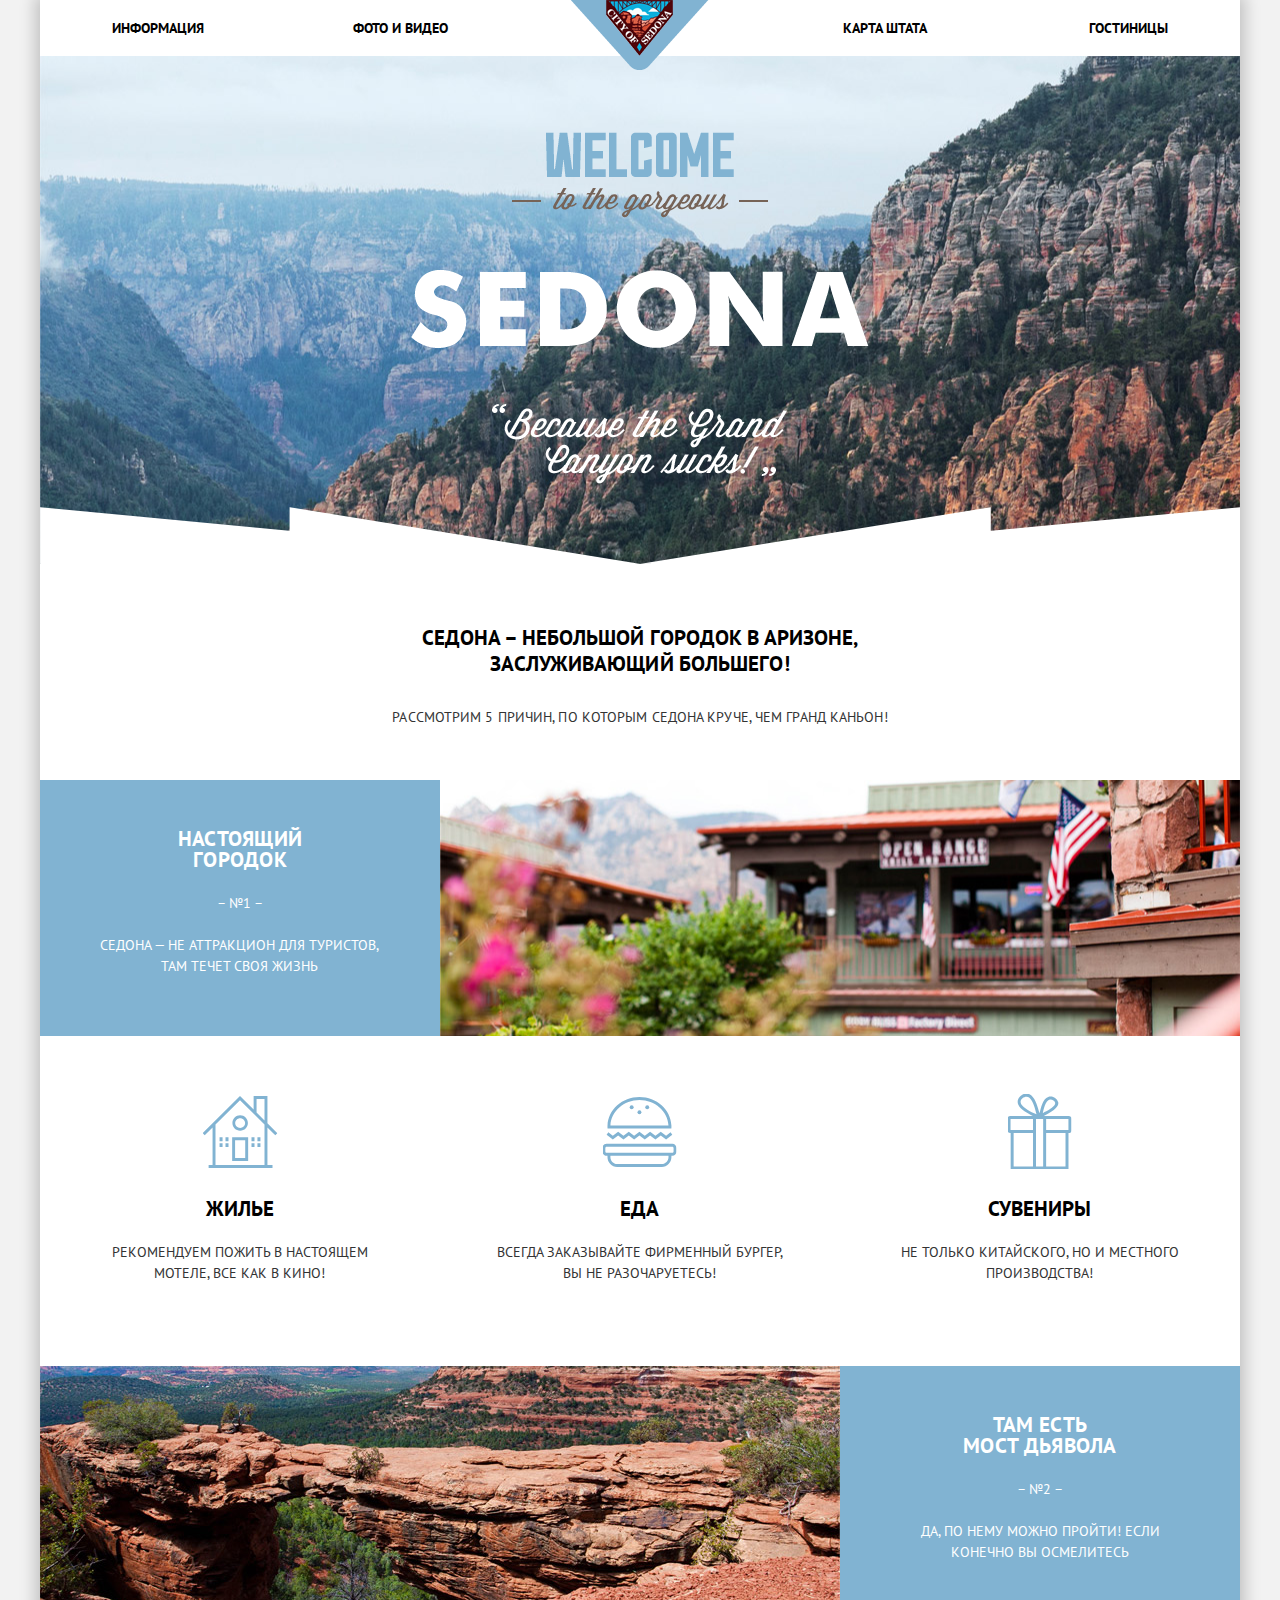
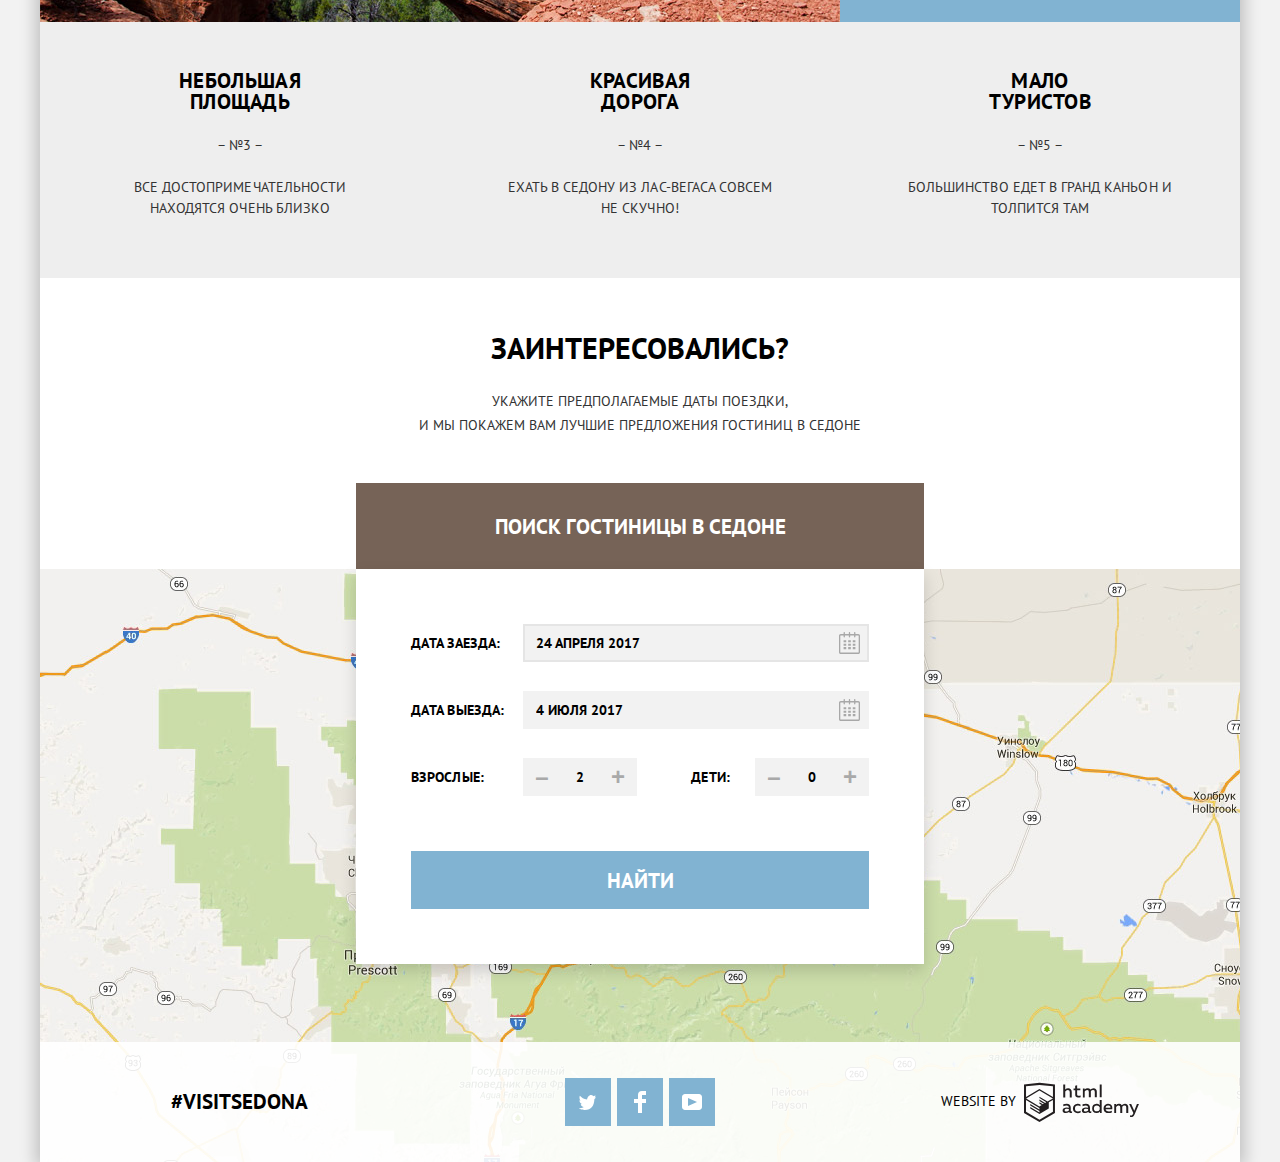
<file: index.html>
<!DOCTYPE html>
<html lang="ru">
<head>
	<title>Sedona</title>
	<meta charset="utf-8">
	<link href="https://fonts.googleapis.com/css?family=PT+Sans:400,700&amp;subset=cyrillic" rel="stylesheet">
	<link href="css/normalize.css" rel="stylesheet">
	<link href="css/style.css" rel="stylesheet">
</head>
<body class="container">
	<header class="main-header">
		<a class="header-logo">
			<img src="img/sedona-logo.png" width="138" height="70" alt="Логотип городка Sedona">
		</a>
		<nav class="main-nav" aria-label="Навигация по сайту">
			<ul class="site-nav">
				<li><a class="nav-link" href="#">Информация</a></li>
				<li><a class="nav-link" href="#">Фото и видео</a></li>
				<li><a class="nav-link" href="#">Карта штата</a></li>
				<li><a class="nav-link" href="hotels.html">Гостиницы</a></li>
			</ul>
		</nav>
	</header>
	
	<main>
		<h1 class="visually-hidden">Добро пожаловать в Седону</h1>
		<div class="welcome-logo">
			<img src="img/welcome-sedona.png" width="458" height="352" alt="Welcome to the gorgeus Sedona">
		</div>
		<section class="welcome-slogan">
			<h2>Седона &ndash; небольшой городок в Аризоне, заслуживающий большего!</h2>
			<p>Рассмотрим 5 причин, по которым Седона круче, чем гранд каньон!</p>
		</section>
		<section class="feature feature-1">
			<h2 class="visually-hidden">Первая причина</h2>
			<div class="feature-item feature-item-1">
				<h3>Настоящий городок</h3>
				<span>&ndash; №1 &ndash;</span>
				<p>Седона — не аттракцион для туристов, там течет своя жизнь</p>
			</div>
			<div class="feature-img feature-img-1">
				<!--<img src="img/feature-1.jpg" width="800" height="401" alt="Фотография дома в Седоне">-->
			</div>
		</section>
		<section class="sub-feature">
			<h2 class="visually-hidden">Наши особенности</h2>
			<ul class="sub-feature-list">
				<li class="sub-feature-item house">
					<h3>Жилье</h3>
					<p>Рекомендуем пожить в настоящем мотеле, все как в кино!</p>
				</li>
				<li class="sub-feature-item food">
					<h3>Еда</h3>
					<p>Всегда заказывайте фирменный бургер, вы не разочаруетесь!</p>
				</li>
				<li class="sub-feature-item souvenirs">
					<h3>Сувениры</h3>
					<p>Не только китайского, но и местного производства!</p>
				</li>
			</ul>
		</section>
		<section class="feature feature-2">
			<h2 class="visually-hidden">Вторая причина</h2>
			<div class="feature-img feature-img-2">
				<!--<img src="img/feature-2.jpg" width="800" height="401" alt="Фотография дома в Седоне">-->
			</div>
			<div class="feature-item feature-item-2">
				<h3>Там есть<br> мост дьявола</h3>
				<span>&ndash; №2 &ndash;</span>
				<p>Да, по нему можно пройти! Если конечно вы осмелитесь</p>
			</div>
		</section>
		
		<section class="feature-3">
			<h2 class="visually-hidden">3-я 4-я 5-я особенности</h2>
			<ul class="feature-3-list">
				<li class="feature-3-item">
					<h3>Небольшая площадь</h3>
					<span>&ndash; №3 &ndash;</span>
					<p>Все достопримечательности находятся очень близко</p>
				</li>
				<li class="feature-3-item">
					<h3>Красивая дорога</h3>
					<span>&ndash; №4 &ndash;</span>
					<p>Ехать в Седону из Лас-Вегаса совсем не скучно!</p>
				</li>
				<li class="feature-3-item">
					<h3>Мало туристов</h3>
					<span>&ndash; №5 &ndash;</span>
					<p>Большинство едет в Гранд Каньон и толпится там</p>
				</li>
			</ul>
		</section>
		
		<section class="order">
			<div class="wrapper">
				<h2>Заинтересовались?</h2>
				<p>Укажите предполагаемые даты поездки,<br> и мы покажем вам лучшие предложения гостиниц в Седоне</p>
				<a class="btn btn-order" id="btn_order" href="">Поиск гостиницы в Седоне</a>
			</div>
			
			<div class="modal-order" id="modal">
				<form class="order-form" action="https://echo.htmlacademy.ru" method="post">
					<div class="order-form-group">
						<label for="arival-date">Дата заезда:</label>
						<input class="input-date" type="text" name="arival_date" id="arival-date" value="24 апреля 2017">
						<button class="side-btn calendar" type="button" aria-label="открыть календарь">
							<svg xmlns="http://www.w3.org/2000/svg" width="21" height="22" viewBox="0 0 21 22"><path d="M19.251 2.025h-2.845V.648c0-.381-.294-.689-.656-.689-.363 0-.656.308-.656.689v1.377h-3.938V.648c0-.381-.294-.689-.655-.689-.363 0-.657.308-.657.689v1.377H5.906V.648c0-.381-.294-.689-.656-.689-.363 0-.657.308-.657.689v1.377H1.75C.784 2.025 0 2.847 0 3.862v16.302C0 21.179.784 22 1.75 22h17.501c.966 0 1.749-.821 1.749-1.836V3.862c0-1.015-.783-1.837-1.749-1.837zm.437 18.139a.448.448 0 0 1-.437.459H1.75a.45.45 0 0 1-.438-.459V3.862a.45.45 0 0 1 .438-.459h2.844v1.378c0 .381.294.689.657.689.362 0 .656-.308.656-.689V3.403h3.938v1.378c0 .381.294.689.657.689.361 0 .655-.308.655-.689V3.403h3.938v1.378c0 .381.293.689.656.689.362 0 .656-.308.656-.689V3.403h2.845c.241 0 .437.206.437.459v16.302z"/><path d="M4.594 8.225h2.625v2.066H4.594zM4.594 11.668h2.625v2.067H4.594zM4.594 15.112h2.625v2.066H4.594zM9.188 15.112h2.625v2.066H9.188zM9.188 11.668h2.625v2.067H9.188zM9.188 8.225h2.625v2.066H9.188zM13.781 15.112h2.625v2.066h-2.625zM13.781 11.668h2.625v2.067h-2.625zM13.781 8.225h2.625v2.066h-2.625z"/></svg>
						</button>
					</div>
					<div class="order-form-group">
						<label for="departurer-date">Дата выезда:</label>
						<input class="input-date" type="text" name="departurer_date" id="departurer-date" value="4 июля 2017">
						<button class="side-btn calendar" type="button" aria-label="открыть календарь">
							<svg xmlns="http://www.w3.org/2000/svg" width="21" height="22" viewBox="0 0 21 22"><path d="M19.251 2.025h-2.845V.648c0-.381-.294-.689-.656-.689-.363 0-.656.308-.656.689v1.377h-3.938V.648c0-.381-.294-.689-.655-.689-.363 0-.657.308-.657.689v1.377H5.906V.648c0-.381-.294-.689-.656-.689-.363 0-.657.308-.657.689v1.377H1.75C.784 2.025 0 2.847 0 3.862v16.302C0 21.179.784 22 1.75 22h17.501c.966 0 1.749-.821 1.749-1.836V3.862c0-1.015-.783-1.837-1.749-1.837zm.437 18.139a.448.448 0 0 1-.437.459H1.75a.45.45 0 0 1-.438-.459V3.862a.45.45 0 0 1 .438-.459h2.844v1.378c0 .381.294.689.657.689.362 0 .656-.308.656-.689V3.403h3.938v1.378c0 .381.294.689.657.689.361 0 .655-.308.655-.689V3.403h3.938v1.378c0 .381.293.689.656.689.362 0 .656-.308.656-.689V3.403h2.845c.241 0 .437.206.437.459v16.302z"/><path d="M4.594 8.225h2.625v2.066H4.594zM4.594 11.668h2.625v2.067H4.594zM4.594 15.112h2.625v2.066H4.594zM9.188 15.112h2.625v2.066H9.188zM9.188 11.668h2.625v2.067H9.188zM9.188 8.225h2.625v2.066H9.188zM13.781 15.112h2.625v2.066h-2.625zM13.781 11.668h2.625v2.067h-2.625zM13.781 8.225h2.625v2.066h-2.625z"/></svg>
						</button>
					</div>
					<div class="columns">
						<div class="order-form-group order-form-adults">
							<label for="adults-count">Взрослые:</label>
							<button class="side-btn btn-minus counts-control" type="button" data-target="adults_count" data-oper="minus" aria-label="уменьшить чило">–</button>
							<input class="input-count input-adults" type="text" name="adults_count" id="adults_count" value="2">
							<button class="side-btn btn-plus counts-control" type="button" data-target="adults_count" data-oper="plus" aria-label="увеличеть чило">+</button>
						</div>
						<div class="order-form-group order-form-child">
							<label for="child-count">Дети:</label>
							<button class="side-btn btn-minus counts-control" type="button" data-target="child_count" data-oper="minus" aria-label="уменьшить чило">–</button>
							<input class="input-count input-child" type="text" name="child_count" id="child_count" value="0">
							<button class="side-btn btn-plus counts-control" type="button" data-target="child_count" data-oper="plus" aria-label="увеличеть чило">+</button>
						</div>
					</div>
					<button class="btn" type="submit">Найти</button>
				</form>
			</div>
		</section>
		<section class="card">
			<div class="maps" id="YMapsID"></div>
		</section>
	</main>
	<footer class="main-footer">
		<b class="footer-item hashtag">
			#visitsedona
		</b>
		<div class="footer-item footer-social">
			<a class="social-btn social-btn-tw" href="#" aria-label="Twitter"></a>
			<a class="social-btn social-btn-fb" href="#" aria-label="Facebook"></a>
			<a class="social-btn social-btn-yt" href="#" aria-label="Youtube"></a>
		</div>
		<div class="footer-item copyright">
			<span>website by</span>
			<a class="logos-link" href="https://htmlacademy.ru/intensive/htmlcss"><svg id="Layer_1" data-name="Layer 1" xmlns="http://www.w3.org/2000/svg" viewBox="0 0 108.08 36.85"><title>logo-htmlacademy-small1</title><path d="M44.61,26.88a2,2,0,0,0,.55-0.1v1.33a3.25,3.25,0,0,1-1.18.21,1.67,1.67,0,0,1-1.67-1,4.84,4.84,0,0,1-3.14,1.08c-1.51,0-2.91-.83-2.91-2.55,0-2.13,2-2.79,3.71-2.79a11.08,11.08,0,0,1,2.17.25v-0.3c0-1-.76-1.77-2.19-1.77a7.42,7.42,0,0,0-3,.64v-1.7a10.21,10.21,0,0,1,3.19-.55c2.36,0,3.81,1.12,3.81,3.65v3a0.54,0.54,0,0,0,.49.59h0.17Zm-6.44-1.13A1.35,1.35,0,0,0,39.63,27h0.11a3.39,3.39,0,0,0,2.41-1V24.58a9.72,9.72,0,0,0-1.81-.21c-1,0-2.16.33-2.16,1.38h0Zm12.36-6.11a5,5,0,0,1,2.57.64V22a4.08,4.08,0,0,0-2.3-.7,2.75,2.75,0,1,0,0,5.49,5,5,0,0,0,2.43-.64v1.71a6.27,6.27,0,0,1-2.76.57A4.21,4.21,0,0,1,46,24.51q0-.21,0-0.41a4.32,4.32,0,0,1,4.18-4.46h0.38Zm12.17,7.24a2,2,0,0,0,.55-0.1v1.33a3.25,3.25,0,0,1-1.18.21,1.67,1.67,0,0,1-1.67-1,4.84,4.84,0,0,1-3.14,1.08c-1.51,0-2.91-.83-2.91-2.55,0-2.13,2-2.79,3.71-2.79a11.08,11.08,0,0,1,2.17.25v-0.3c0-1-.76-1.77-2.19-1.77a7.42,7.42,0,0,0-3,.64v-1.7a10.21,10.21,0,0,1,3.19-.55c2.36,0,3.81,1.12,3.81,3.65v3a0.54,0.54,0,0,0,.49.59h0.17Zm-6.44-1.13A1.35,1.35,0,0,0,57.73,27h0.11a3.39,3.39,0,0,0,2.41-1V24.58a9.72,9.72,0,0,0-1.81-.21c-1.06,0-2.16.33-2.16,1.38h0ZM73,16V28.2H71.35V26.88a3.88,3.88,0,0,1-3.19,1.54,4.4,4.4,0,0,1,0-8.78,3.81,3.81,0,0,1,3,1.3V16H73Zm-4.53,5.22a2.76,2.76,0,1,0,0,5.52A2.86,2.86,0,0,0,71.15,25V23A2.91,2.91,0,0,0,68.49,21.27ZM79,19.64c3.31,0,4.46,2.68,3.92,5.09H76.7c0.21,1.5,1.67,2.11,3.19,2.11a6.11,6.11,0,0,0,2.64-.59v1.6a7.14,7.14,0,0,1-3,.57C77,28.42,74.78,27,74.78,24a4.18,4.18,0,0,1,4-4.39H79Zm0.09,1.54a2.28,2.28,0,0,0-2.44,2.1v0.06H81.3A2,2,0,0,0,79.13,21.18Zm5.73,7V19.87h1.65v1a3.81,3.81,0,0,1,2.78-1.27A2.86,2.86,0,0,1,91.89,21a4.12,4.12,0,0,1,2.91-1.33A3.06,3.06,0,0,1,98,23V28.2h-1.9V23.05a1.59,1.59,0,0,0-1.42-1.75H94.42a2.8,2.8,0,0,0-2.07,1.12V28.2h-1.9V23.05A1.59,1.59,0,0,0,89,21.31H88.8a3,3,0,0,0-2.21,1.29v5.63H84.86Zm21.31-8.33h1.9l-3.91,9.46c-0.9,2.17-2.09,2.86-3.35,2.86a4.76,4.76,0,0,1-1.1-.14V30.46a2.86,2.86,0,0,0,.85.12c0.9,0,1.58-.64,2.07-1.9l0.17-.42-4-8.4h2l2.86,6.29ZM38.73,1.46V6.22a3.81,3.81,0,0,1,2.7-1.14,3.25,3.25,0,0,1,3.44,3.4v5.15H43V8.72a1.81,1.81,0,0,0-1.61-2h-0.3a2.93,2.93,0,0,0-2.32,1.39v5.52h-1.9V1.46h1.9ZM49.94,2.31v3h3V6.91h-3v3.81c0,1.1.5,1.46,1.58,1.46a4.49,4.49,0,0,0,1.69-.33v1.6A6.8,6.8,0,0,1,51,13.8a2.55,2.55,0,0,1-2.86-2.74V6.89H46.58V5.26h1.5V2.74Zm5.4,11.31V5.28H57v1A3.81,3.81,0,0,1,59.77,5a2.86,2.86,0,0,1,2.6,1.33A4.12,4.12,0,0,1,65.28,5,3.06,3.06,0,0,1,68.44,8.4v5.21h-1.9V8.46a1.59,1.59,0,0,0-1.42-1.75H64.89a2.8,2.8,0,0,0-2.07,1.12v5.78h-1.9V8.46A1.59,1.59,0,0,0,59.5,6.71H59.27A3,3,0,0,0,57.06,8v5.63H55.34ZM71.17,1.45H73V13.6H71.17V1.45ZM14.71,0H14.55L0,1.54V28.21l14.55,8.66,14.55-8.66V1.54Zm12.5,27.1L14.55,34.64,1.9,27.12V16.18l12.59,7.5V25L5.86,19.9v1.31l8.68,5.21v1.39L5.87,22.65V24l8.68,5.21,8.75-5.24V18.31L27.2,16V27.12Zm0-12.53-3.48,2-1.6,1L14.51,13v1.31L21,18.23H21l-0.14.09-1,.54-5.37-3.2V17l4.24,2.52-1,.67-3.2-1.9v1.31l2.1,1.24L14.5,22.1,2,14.65,14.51,7.11Zm0-1.32L14.49,5.76,1.91,13.25v-10L14.56,1.92,27.21,3.25v10h0Z" transform="translate(0 -0.02)" fill="#231f20"/></svg></a>
		</div>
		
	</footer>
	<script src="https://api-maps.yandex.ru/2.1/?lang=ru_RU" type="text/javascript"></script>
	<script src="js/script.js"></script>
</body>
</html>
</file>
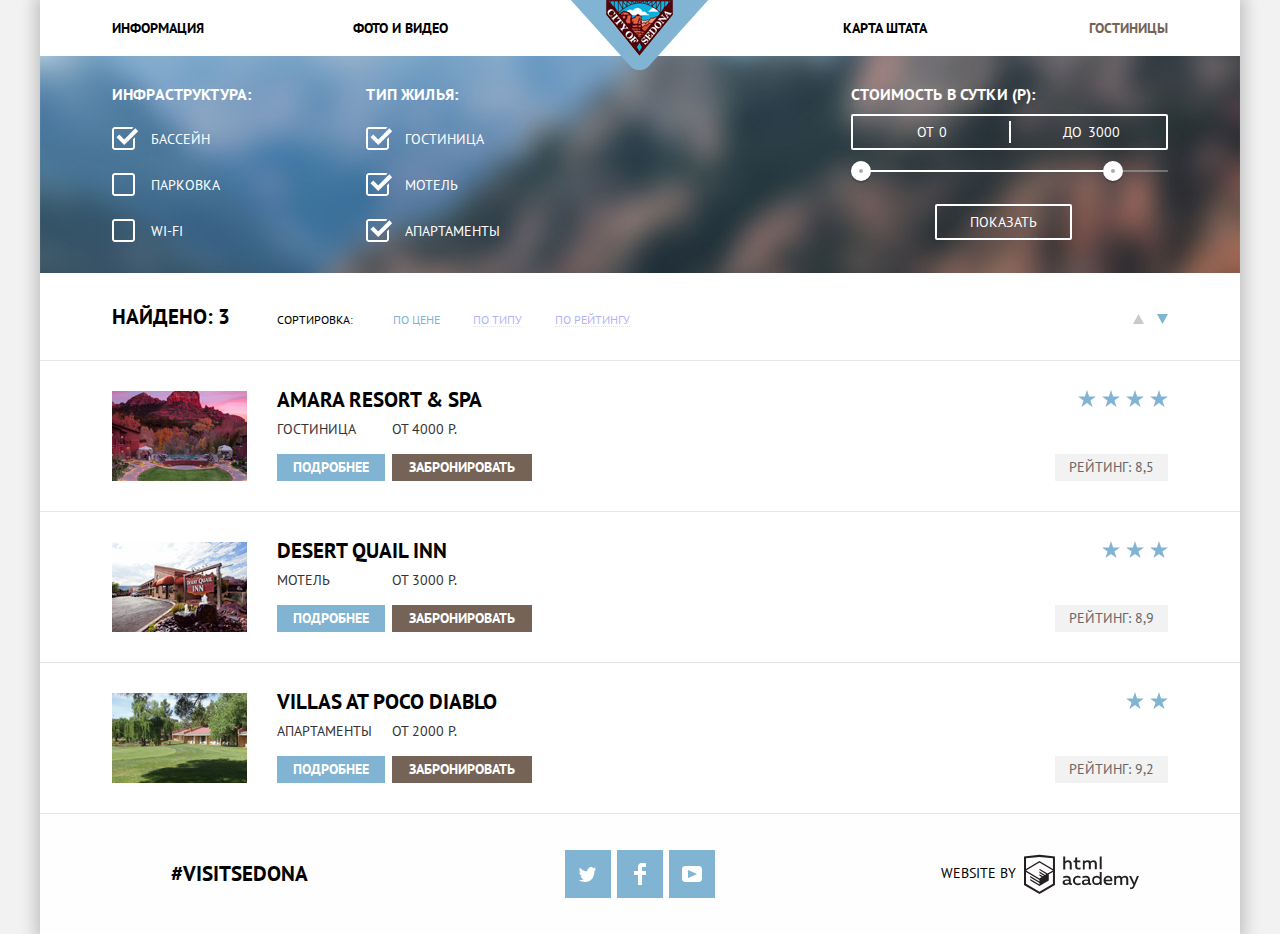
<file: hotels.html>
<!DOCTYPE html>
<html lang="ru">
<head>
	<title>Sedona</title>
	<meta charset="utf-8">
	<link href="https://fonts.googleapis.com/css?family=PT+Sans:400,700&amp;subset=cyrillic" rel="stylesheet">
	<link href="css/normalize.css" rel="stylesheet">
	<link href="css/style.css" rel="stylesheet">
</head>
<body class="inner-page container">
	<header class="main-header">
		<a class="header-logo" href="index.html">
			<img src="img/sedona-logo.png" width="138" height="70" alt="Логотип городка Sedona">
		</a>
		<nav class="main-nav" aria-label="Навигация по сайту">
			<ul class="site-nav">
				<li><a class="nav-link" href="#">Информация</a></li>
				<li><a class="nav-link" href="#">Фото и видео</a></li>
				<li><a class="nav-link" href="hotels.html">Карта штата</a></li>
				<li class="site-navigation-current"><a class="nav-link" href="#">Гостиницы</a></li>
			</ul>
		</nav>
	</header>
	
	
	<main>
		<h1 class="visually-hidden">Выбор гостиницы</h1>
		<section class="filters">
			<h2 class="visually-hidden">Фильтр выбора гостиницы</h2>
			<form class="filter-form" action="https://echo.htmlacademy.ru" method="post">
				<fieldset class="filter-infrastructure">
					<legend class="filter-title">
						Инфраструктура:
					</legend>
					<ul>
						<li class="filter-option">
							<input class="filter-input filter-input-checkbox visually-hidden" id="check-pool" name="infrastructure" type="checkbox" value="pool" checked>
							<label for="check-pool">Бассейн</label>
						</li>
						<li class="filter-option">
							<input class="filter-input filter-input-checkbox visually-hidden" id="check-parking" name="infrastructure" type="checkbox" value="parking">
							<label for="check-parking">Парковка</label>
						</li>
						<li class="filter-option">
							<input class="filter-input filter-input-checkbox visually-hidden" id="check-wifi" name="infrastructure" type="checkbox" value="wifi">
							<label for="check-wifi">wi-fi</label>
						</li>
					</ul>
				</fieldset>
				<fieldset class="filter-house">
					<legend class="filter-title">
						Тип жилья:
					</legend>
					<ul>
						<li class="filter-option">
							<input class="filter-input filter-input-checkbox visually-hidden" id="check-hotel" name="type_house" type="checkbox" checked>
							<label for="check-hotel">Гостиница</label>
						</li>
						<li class="filter-option">
							<input class="filter-input filter-input-checkbox visually-hidden" id="check-motel" name="type_house" type="checkbox" checked>
							<label for="check-motel">Мотель</label>
						</li>
						<li class="filter-option">
							<input class="filter-input filter-input-checkbox visually-hidden" id="check-apart" name="type_house" type="checkbox" checked>
							<label for="check-apart">Апартаменты</label>
						</li>
					</ul>
				</fieldset>
				<fieldset class="filter-cost">
					<legend class="filter-title">
						Стоимость в сутки (р):
					</legend>
					<div class="output-cost">
						<label aria-label="Минимальная стоимость">
							от
							<input type="text" id="mincost" name="mincost" value="0">
						</label>
						<label aria-label="Максимальная стоимость">
							до
							<input type="text" id="maxcost" name="maxcost" value="3000">
						</label>
					</div>
					<!--<div class="filter-cost-slider">-->
						<div class="filter-scale" id="slider">
							<button class="filter-thumb filter-thumb-min" id="thumb-min" type="button" aria-label="Ползунок минимальной суммы"></button>
							<button class="filter-thumb filter-thumb-max" id="thumb-max" type="button" aria-label="Ползунок максимальной суммы"></button>
							<div class="scale-active" id="scale-active"></div>
						</div>
					<!--</div>-->
					<button class="btn btn-filter" type="submit">Показать</button>
				</fieldset>
			</form>
		</section>
		
		<section class="catalog-sort">
			<h2 class="visually-hidden">Список гостиниц</h2>
			<div class="catalog-sort__list">
				<div class="catalog-sort__count">
					<span class="catalog-sort__count-tittle">Найдено: </span>
					<span class="catalog-sort__count-number">3</span>
				</div>
				
				<span class="catalog-sort__item">Сортировка:</span>
			
				<ul class="catalog-sort__type-list">
					<li><a class="sort-type-active" href="#">по цене</a></li>
					<li><a href="#">по типу</a></li>
					<li><a href="#">по рейтингу</a></li>
				</ul>
				
				<div class="catalog-sort-controls">
					<a href="#" class="sort-icon sort-icon-up" aria-label="по возрастанию"><svg xmlns="http://www.w3.org/2000/svg" width="11" height="10" viewBox="0 0 11 10"><path fill="#231F20" d="M5.5 0L0 10h11z"/></svg></a>
					<a href="#" class="sort-icon sort-icon-down sort-icon-active" aria-label="по убыванию"><svg xmlns="http://www.w3.org/2000/svg" width="11" height="10" viewBox="0 0 11 10"><path fill="#231F20" d="M5.5 10L0 0h11"/></svg></a>
				</div>
			</div>
			
			<ul class="hotels-list">
				<li class="hotel-item">
					<div class="hotel-picture">
						<img src="img/amara-img.jpg" width="135" height="90" alt="Amara Resort & SPA">
					</div>
					
					<div class="hotel-content">
						<h3 class="hotel-tittle">Amara Resort & SPA</h3>
						<div class="wrapper">
							<div class="hotel-column">
								<span class="hotel-type">Гостиница</span>
								<a class="btn hotel-info" href="#">Подробнее</a>
							</div>
							<div class="hotel-column">
								<b class="hotel-price">от 4000 р.</b>
								<a class="btn hotel-buy" href="#">Забронировать</a>
							</div>
						</div>
					</div>
					
					<div class="hotel-rate">
						<div class="hotel-stars four">
							<span class="stars"></span>
							<span class="stars"></span>
							<span class="stars"></span>
							<span class="stars"></span>
						</div>
						<span class="hotel-raiting">Рейтинг: 8,5</span>
					</div>
				</li>
				<li class="hotel-item">
					<div class="hotel-picture">
						<img src="img/desert-img.jpg" width="135" height="90" alt="Desert Quail Inn">
					</div>
					
					<div class="hotel-content">
						<h3 class="hotel-tittle">Desert Quail Inn</h3>
						<div class="wrapper">
							<div class="hotel-column">
								<span class="hotel-type">Мотель</span>
								<a class="btn hotel-info" href="#">Подробнее</a>
							</div>
							<div class="hotel-column">
								<b class="hotel-price">от 3000 р.</b>
								<a class="btn hotel-buy" href="#">Забронировать</a>
							</div>
						</div>
					</div>
					
					<div class="hotel-rate">
						<div class="hotel-stars three">
							<span class="stars"></span>
							<span class="stars"></span>
							<span class="stars"></span>
						</div>
						<span class="hotel-raiting">Рейтинг: 8,9</span>
					</div>
				</li>
				<li class="hotel-item">
					<div class="hotel-picture">
						<img src="img/villas-img.jpg" width="135" height="90" alt="Villas at Poco Diablo">
					</div>
					
					<div class="hotel-content">
						<h3 class="hotel-tittle">Villas at Poco Diablo</h3>
						<div class="wrapper">
							<div class="hotel-column">
								<span class="hotel-type">Апартаменты</span>
								<a class="btn hotel-info" href="#">Подробнее</a>
							</div>
							<div class="hotel-column">
								<b class="hotel-price">от 2000 р.</b>
								<a class="btn hotel-buy" href="#">Забронировать</a>
							</div>
						</div>
					</div>
					
					<div class="hotel-rate">
						<div class="hotel-stars two">
							<span class="stars"></span>
							<span class="stars"></span>
						</div>
						<span class="hotel-raiting">Рейтинг: 9,2</span>
					</div>
				</li>
			</ul>
		</section>
	</main>
	<footer class="main-footer">
		<b class="footer-item hashtag">
			#visitsedona
		</b>
		<div class="footer-item footer-social">
			<a class="social-btn social-btn-tw" href="#" aria-label="Twitter"></a>
			<a class="social-btn social-btn-fb" href="#" aria-label="Facebook"></a>
			<a class="social-btn social-btn-yt" href="#" aria-label="Youtube"></a>
		</div>
		<div class="footer-item copyright">
			<span>website by</span>
			<a class="logos-link" href="https://htmlacademy.ru/intensive/htmlcss"><svg id="Layer_1" data-name="Layer 1" xmlns="http://www.w3.org/2000/svg" viewBox="0 0 108.08 36.85"><title>logo-htmlacademy-small1</title><path d="M44.61,26.88a2,2,0,0,0,.55-0.1v1.33a3.25,3.25,0,0,1-1.18.21,1.67,1.67,0,0,1-1.67-1,4.84,4.84,0,0,1-3.14,1.08c-1.51,0-2.91-.83-2.91-2.55,0-2.13,2-2.79,3.71-2.79a11.08,11.08,0,0,1,2.17.25v-0.3c0-1-.76-1.77-2.19-1.77a7.42,7.42,0,0,0-3,.64v-1.7a10.21,10.21,0,0,1,3.19-.55c2.36,0,3.81,1.12,3.81,3.65v3a0.54,0.54,0,0,0,.49.59h0.17Zm-6.44-1.13A1.35,1.35,0,0,0,39.63,27h0.11a3.39,3.39,0,0,0,2.41-1V24.58a9.72,9.72,0,0,0-1.81-.21c-1,0-2.16.33-2.16,1.38h0Zm12.36-6.11a5,5,0,0,1,2.57.64V22a4.08,4.08,0,0,0-2.3-.7,2.75,2.75,0,1,0,0,5.49,5,5,0,0,0,2.43-.64v1.71a6.27,6.27,0,0,1-2.76.57A4.21,4.21,0,0,1,46,24.51q0-.21,0-0.41a4.32,4.32,0,0,1,4.18-4.46h0.38Zm12.17,7.24a2,2,0,0,0,.55-0.1v1.33a3.25,3.25,0,0,1-1.18.21,1.67,1.67,0,0,1-1.67-1,4.84,4.84,0,0,1-3.14,1.08c-1.51,0-2.91-.83-2.91-2.55,0-2.13,2-2.79,3.71-2.79a11.08,11.08,0,0,1,2.17.25v-0.3c0-1-.76-1.77-2.19-1.77a7.42,7.42,0,0,0-3,.64v-1.7a10.21,10.21,0,0,1,3.19-.55c2.36,0,3.81,1.12,3.81,3.65v3a0.54,0.54,0,0,0,.49.59h0.17Zm-6.44-1.13A1.35,1.35,0,0,0,57.73,27h0.11a3.39,3.39,0,0,0,2.41-1V24.58a9.72,9.72,0,0,0-1.81-.21c-1.06,0-2.16.33-2.16,1.38h0ZM73,16V28.2H71.35V26.88a3.88,3.88,0,0,1-3.19,1.54,4.4,4.4,0,0,1,0-8.78,3.81,3.81,0,0,1,3,1.3V16H73Zm-4.53,5.22a2.76,2.76,0,1,0,0,5.52A2.86,2.86,0,0,0,71.15,25V23A2.91,2.91,0,0,0,68.49,21.27ZM79,19.64c3.31,0,4.46,2.68,3.92,5.09H76.7c0.21,1.5,1.67,2.11,3.19,2.11a6.11,6.11,0,0,0,2.64-.59v1.6a7.14,7.14,0,0,1-3,.57C77,28.42,74.78,27,74.78,24a4.18,4.18,0,0,1,4-4.39H79Zm0.09,1.54a2.28,2.28,0,0,0-2.44,2.1v0.06H81.3A2,2,0,0,0,79.13,21.18Zm5.73,7V19.87h1.65v1a3.81,3.81,0,0,1,2.78-1.27A2.86,2.86,0,0,1,91.89,21a4.12,4.12,0,0,1,2.91-1.33A3.06,3.06,0,0,1,98,23V28.2h-1.9V23.05a1.59,1.59,0,0,0-1.42-1.75H94.42a2.8,2.8,0,0,0-2.07,1.12V28.2h-1.9V23.05A1.59,1.59,0,0,0,89,21.31H88.8a3,3,0,0,0-2.21,1.29v5.63H84.86Zm21.31-8.33h1.9l-3.91,9.46c-0.9,2.17-2.09,2.86-3.35,2.86a4.76,4.76,0,0,1-1.1-.14V30.46a2.86,2.86,0,0,0,.85.12c0.9,0,1.58-.64,2.07-1.9l0.17-.42-4-8.4h2l2.86,6.29ZM38.73,1.46V6.22a3.81,3.81,0,0,1,2.7-1.14,3.25,3.25,0,0,1,3.44,3.4v5.15H43V8.72a1.81,1.81,0,0,0-1.61-2h-0.3a2.93,2.93,0,0,0-2.32,1.39v5.52h-1.9V1.46h1.9ZM49.94,2.31v3h3V6.91h-3v3.81c0,1.1.5,1.46,1.58,1.46a4.49,4.49,0,0,0,1.69-.33v1.6A6.8,6.8,0,0,1,51,13.8a2.55,2.55,0,0,1-2.86-2.74V6.89H46.58V5.26h1.5V2.74Zm5.4,11.31V5.28H57v1A3.81,3.81,0,0,1,59.77,5a2.86,2.86,0,0,1,2.6,1.33A4.12,4.12,0,0,1,65.28,5,3.06,3.06,0,0,1,68.44,8.4v5.21h-1.9V8.46a1.59,1.59,0,0,0-1.42-1.75H64.89a2.8,2.8,0,0,0-2.07,1.12v5.78h-1.9V8.46A1.59,1.59,0,0,0,59.5,6.71H59.27A3,3,0,0,0,57.06,8v5.63H55.34ZM71.17,1.45H73V13.6H71.17V1.45ZM14.71,0H14.55L0,1.54V28.21l14.55,8.66,14.55-8.66V1.54Zm12.5,27.1L14.55,34.64,1.9,27.12V16.18l12.59,7.5V25L5.86,19.9v1.31l8.68,5.21v1.39L5.87,22.65V24l8.68,5.21,8.75-5.24V18.31L27.2,16V27.12Zm0-12.53-3.48,2-1.6,1L14.51,13v1.31L21,18.23H21l-0.14.09-1,.54-5.37-3.2V17l4.24,2.52-1,.67-3.2-1.9v1.31l2.1,1.24L14.5,22.1,2,14.65,14.51,7.11Zm0-1.32L14.49,5.76,1.91,13.25v-10L14.56,1.92,27.21,3.25v10h0Z" transform="translate(0 -0.02)" fill="#231f20"/></svg></a>
		</div>
		
	</footer>
	
	<script src="https://api-maps.yandex.ru/2.1/?lang=ru_RU" type="text/javascript"></script>
	<script src="js/script.js"></script>
</body>
</html>
</file>
<file: css/style.css>
body {
	mmin-width: 1200px;
	margin: 0;
	padding: 0;
	font-size: 14px;
	line-height: 21px;
	font-weight: 400;
	font-family: "PT Sans", "Arial", sans-serif;
	text-transform: uppercase;
	color: #333333;
	background-color: #f2f2f2;
}

.visually-hidden {
	position: absolute;
	width: 1px;
	height: 1px;
	margin: -1px;
	border: 0;
	padding: 0;
	clip: rect(0 0 0 0);
	overflow: hidden;
}

.container {
	min-width: 768px;
	max-width: 1200px;
	margin: 0 auto;
	box-shadow: 0px 0px 15px 5px rgba(0, 1, 1, 0.2);
}

img {
	max-width: 100%;
	height: auto;
}

.main-header {
	position: relative;
	box-sizing: border-box;
	width: 100%;
	min-height: 56px;
	padding-left: 6%;
	padding-right: 6%;
	color: #000000;
	background-color: #ffffff;
	
	/*background-color: lightyellow;*/
}

.header-logo {
	position: absolute;
	top: 0;
	left: 50%;
	transform: translateX(-50%);
	width: 138px;
	height: 70px;
}

.header-logo img {
	width: 138px;
	height: 70px;
}

.site-nav {
	margin: 0;
	padding: 0;
	display: flex;
	flex-wrap: wrap;
	list-style: none;
}

.site-nav li {
	width: 20%;
	padding-top: 15px;
	padding-bottom: 15px;
	margin-right: 2.8%;
	/*outline: 1px solid red;*/
}

.site-nav li:nth-child(2n) {
	margin-right: auto;
	/*outline: 1px solid red;*/
}

.site-nav li:nth-child(3n),
.site-nav li:nth-child(4n) {
	text-align: right;
	/*outline: 1px solid green;*/
	margin-right: 0;
}

.site-nav li:nth-child(4n) {
	margin-left: 2.8%;
}

.site-nav .nav-link {
	font-weight: bold;
	line-height: 26px;
	
	color: #000000;
	text-decoration: none;
}

.tab-user .nav-link:focus,
.site-nav .nav-link:hover {
	color: #81b3d2;
	outline: none;
}

.site-nav .nav-link:active {
	opacity: 0.3;
}

.site-navigation-current .nav-link {
	color: #766357;
}

.welcome-logo {
	padding-top: 76px;
	padding-bottom: 74px;
	text-align: center;
	background-color: #6c514d;
	background-image: url("../img/mask.png"), url("../img/background-photo.jpg");
	background-position: bottom 0 left 0, 50% 21.3%;
	background-size: 100% 57px, 100%;
	background-repeat: no-repeat, no-repeat;
}

.welcome-logo img {
	width: 458px;
	height: 352px;
}

.welcome-slogan {
	padding-top: 61px;
	padding-bottom: 50px;
	text-align: center;
	background-color: #ffffff;
	/*background-color: aquamarine;*/
}

.welcome-slogan h2 {
	margin: 0;
	margin-bottom: 27px;
	margin-left: auto;
	margin-right: auto;
	max-width: 450px;
	font-size: 21px;
	line-height: 26px;
	letter-spacing: 0.1px;
	color: #000000;
}

.welcome-slogan p {
	margin: 0 auto;
	max-width: 576px;
	line-height: 26px;
	letter-spacing: 0.1px;
}

.feature {
	box-sizing: border-box;
	display: flex;
	min-height: 256px;
	width: 100%;
}

.feature-item {
	box-sizing: border-box;
	width: 33.33%;
	padding-top: 48px;
	padding-bottom: 35px;
	padding-left: 47px;
	padding-right: 47px;
	text-align: center;
	color: #ffffff;
	background-color: #81b3d2;
}

.feature-item h3 {
	margin: 0 auto 23px;
	max-width: 180px;
	font-size: 21px;
	letter-spacing: 0.3px;
}

.feature-item p {
	margin: 21px auto 0;
	ppadding-left: 53px;
	ppadding-right: 53px;
	max-width: 305px;
	lletter-spacing: 0.05px;
}

.feature-img {
	width: 66.67%;
	background-position: center;
	background-size: 100%;
	background-repeat: no-repeat;
}

.feature-img-1 {
	background-color: #7d6f51;
	background-image: url("../img/feature-1.jpg");
}

.feature-img-2 {
	background-color: #8b6351;
	background-image: url("../img/feature-2.jpg");
}
/*
.feature-img-1 img {
	width: 100%;
	vertical-align: middle;
}*/

.sub-feature {
	padding-top: 56px;
	padding-bottom: 56px;
	background-color: #ffffff;
	/*background-color: bisque;*/
}

.sub-feature-list {
	display: flex;
	flex-wrap: wrap;
	padding: 0;
	margin: 0;
	list-style: none;
}

.sub-feature-item {
	position: relative;
	box-sizing: border-box;
	padding-top: 106px;
	padding-left: 55px;
	padding-right: 55px;
	padding-bottom: 26px;
	width: 33.33%;
	text-align: center;
    
    /*
	background-color: coral;
	outline: 1px solid red;
    */
}

.sub-feature-item::after {
	content: "";
	position: absolute;
	top: 2px;
	left: 50%;
	width: 75px;
	height: 75px;
	/*background-color: red;*/
	background-repeat: no-repeat;
	background-position: center;
	transform: translateX(-50%);
}

.house::after {
	background-image: url("../img/icon-1.svg");
}

.food::after {
	background-image: url("../img/icon-2.svg");
}

.souvenirs::after {
	background-image: url("../img/icon-3.svg");
}

.sub-feature-item h3 {
	margin: 0 auto 23px;
	font-size: 21px;
	color: #000000;
}

.sub-feature-item p {
	margin: 0;
}

.feature-3 {
	background-color: #eeeeee;
}

.feature-3-list {
	display: flex;
	flex-wrap: wrap;
	padding: 0;
	margin: 0;
	list-style: none;
}

.feature-3-item {
	box-sizing: border-box;
	padding-top: 48px;
	padding-bottom: 59px;
	padding-left: 47px;
	padding-right: 47px;
	width: 33.33%;
	text-align: center;
	/*outline: 1px solid red;*/
}

.feature-3-item h3 {
	margin: 0 auto 23px;
	max-width: 125px;
	font-size: 21px;
	letter-spacing: 0.3px;
	color: #000000;
}

.feature-3-item p {
	margin: 21px auto 0;
	max-width: 270px;
	letter-spacing: 0.05px;
}

.order {
	position: relative;
	padding-top: 52px;
	background-color: #ffffff;
	z-index: 50;
}

.order .wrapper {
	width: 568px;
	margin: 0 auto;
	text-align: center;
}

.order h2 {
	margin: 0;
	margin-bottom: 23px;
	font-size: 30px;
	line-height: 36px;
	color: #000000;
}

.order p {
	margin: 0;
	margin-bottom: 46px;
	line-height: 24px;
}

.btn {
	display: inline-block;
	font: inherit;
	vertical-align: middle;
	text-align: center;
	color: #ffffff;
	text-decoration: none;
	background-color: #000000;
	cursor: pointer;
	border: none;
	outline: none;
}

.btn-order {
	box-sizing: border-box;
	padding-top: 31px;
	padding-bottom: 29px;
	width: 100%;
	font-weight: bold;
	font-size: 21px;
	line-height: 26px;
	background-color: #766357;
	transition: all 0.2s ease;
}

.btn-order:hover {
	background-color: #604e43;
}

.tab-user .btn-order:focus {
	box-shadow: inset 0 0 0 3px #fff,
	0 0 6px 3px #766357;
}

.btn-order:active {
	color: rgba(255, 255, 255, 0.3);
	background-color: #503e33;
}

@keyframes shake {
	0%,
	100% {
		transform: translateX(0);
	}
	10%,
	30%,
	50%,
	70%,
	90% {
		transform: translateX(-10px);
	}
	20%,
	40%,
	60%,
	80% {
		transform: translateX(10px);
	}
}

.modal-order {
	position: absolute;
	left: 50%;
	top: 100%;
	box-sizing: border-box;
	width: 568px;
	padding-top: 55px;
	padding-left: 55px;
	padding-right: 55px;
	padding-bottom: 55px;
	margin-left: -284px;
	color: #000000;
    background-color: #ffffff;
	/*background-color: azure;*/
	box-shadow: 0 7px 15px rgba(0, 1, 1, 0.15);
	z-index: 2000;
	transition: transform 0.1s ease-in;
}

.inner-page .modal-order {
	transform: scale(0);
}

.modal-order.close {
	display: none;
	transform: translateY(-100%);
}

.modal-error {
	animation-name: shake;
	animation-duration: 0.6s;
}

.order-form-group {
	position: relative;
	display: flex;
	align-items: center;
	margin-bottom: 29px;
}

.order-form .columns {
	display: flex;
	justify-content: space-between;
}

.order-form-group label {
	display: inline-block;
	width: 24.4%;
	vertical-align: middle;
	font-weight: bold;
	line-height: 26px;
	letter-spacing: 0.3px;
}

.columns label {
	width: 112px;
}

.columns label[for="child-count"] {
	width: 64px;
}

.order-form-group input[type="text"] {
	box-sizing: border-box;
	height: 38px;
	font: inherit;
	font-weight: bold;
	line-height: 26px;
	text-transform: uppercase;
	color: #000000;
	background-color: #f2f2f2;
	border: 2px solid transparent;
}

.order-form-group .input-date {
	flex-grow: 1;
	padding: 10px 11px;
	padding-right: 38px;
}

.order-form-group .input-count {
	width: 38px;
	padding: 10px 5px;
	text-align: center;
}

.order-form-group input:hover {
	background-color: #ebebeb;
}

.order-form-group input:focus {
	outline: none;
	border: 2px solid #e5e5e5;
}

.side-btn {
	box-sizing: border-box;
	width: 38px;
	height: 38px;
	padding: 0;
	font-size: 24px;
	line-height: 26px;
	font-weight: bold;
	vertical-align: middle;
	text-align: center;
	color: #a9a9a9;
	background-color: #f2f2f2;
	border: none;
}

.btn-minus:hover,
.btn-plus:hover {
    color: #000000;
}

.btn-minus:active,
.btn-plus:active {
    color: #81b3d2;
}

.btn-minus:focus,
.btn-plus:focus,
.calendar:focus {
	outline: none;
    border: 2px solid #e5e5e5;
}

.calendar {
	position: absolute;
	top: 50%;
	right: 1px;
	transform: translateY(-50%);
	background-color: transparent;
}

.calendar svg {
	/*background-image: url("../img/calendar.svg");
	background-position: center;
	background-repeat: no-repeat;*/
	vertical-align: top;
	margin-top: 2px;
	opacity: 0.3;
}

.calendar:hover svg {
	opacity: 1;
}

.calendar:active svg {
	fill: #81b3d2;
	opacity: 1;
}

.order-form .btn {
	box-sizing: border-box;
	width: 100%;
	margin-top: 26px;
	padding-top: 17px;
	padding-bottom: 15px;
	font-weight: bold;
	font-size: 21px;
	line-height: 26px;
	text-transform: uppercase;
	background-color: #81b3d2;
	transition: all 0.2s ease;
}

.order-form .btn:hover {
	background-color: #669ec0;
}

.tab-user .order-form .btn:focus {
	background-color: #669ec0;
	box-shadow: inset 0 0 0 3px #fff,
		0 0 6px 3px #669ec0;
}

.order-form .btn:active {
	color: rgba(1, 1, 1, 0.3);
	background-color: #5496bd;
}

.card {
	position: relative;
	box-sizing: border-box;
	min-height: 593px;
	width: 100%;
	background-color: #cbdda9;
	background: url("../img/map.jpg") no-repeat center -154px;
}

.maps {
	position: absolute;
	top: 0;
	left: 0;
	z-index: 0;
	width: 100%;
	height: 100%;
}

.main-footer {
	position: relative;
	box-sizing: border-box;
	display: flex;
	align-items: center;
	margin-top: -120px;
	padding-top: 36px;
	padding-bottom: 36px;
	min-height: 120px;
    background-color: rgba(256, 256, 256, 0.9);
	/*background-color: azure;*/
	/*opacity: 0.9px;*/
}

.inner-page .main-footer {
	position: static;
	margin-top: 0;
}

.footer-item {
	width: 33.33%;
	text-align: center;
	/*background-color: antiquewhite;
	outline: 1px solid red;*/
}

.hashtag {
	font-size: 21px;
	line-height: 26px;
	color: #000000;
}

.footer-social {
	display: flex;
	justify-content: center;
	align-items: center;
}

.social-btn {
	position: relative;
	display: inline-block;
	margin: 0 3px;
	width: 46px;
	height: 48px;
	vertical-align: middle;
	background-color: #81b3d2;
	transition: all 0.2s ease;
}

.social-btn:hover {
	background-color: #669ec0;
}

.social-btn:active {
	background-color: #5496bd;
}

.tab-user .social-btn:focus {
	outline: none;
	background-color: #669ec0;
	box-shadow: inset 0 0 0 3px #fff,
	0 0 6px 3px #81b3d2;
}

.social-btn-tw::after,
.social-btn-fb::after,
.social-btn-yt::after {
	content: "";
	position: absolute;
	top: 50%;
	left: 50%;
	width: 22px;
	height: 22px;
	-webkit-transform: translateX(-50%) translateY(-50%);
	transform: translateX(-50%) translateY(-50%);
	background-repeat: no-repeat;
	background-position: center;
}

.social-btn-tw::after {
	background-image: url("../img/tw-icon.svg");
}

.social-btn-fb::after {
	background-image: url("../img/fb-icon.svg");
}

.social-btn-yt::after {
	background-image: url("../img/youtube-icon.svg");
}

.social-btn:active::after {
	opacity: 0.3;
}

.copyright {
	color: #000000;
}

.logos-link:hover path,
.logos-link:focus path {
	fill: #81b3d2;
}

.logos-link:active path {
	fill: #bdbbbc;
}

.logos-link {
	outline: none;
}

.copyright svg {
	display: inline-block;
	margin-left: 3.7px;
	vertical-align: middle;
	width: 115px;
	height: 41px;
}

.filters {
	box-sizing: border-box;
	width: 100%;
	padding-top: 28px;
	padding-bottom: 31px;
	padding-left: 6%;
	padding-right: 6%;
	color: #ffffff;
	background-color: #48829a;
	background-image: url("../img/filter-background-photo.jpg");
	background-position: 50% 16%;
	background-size: 100%;
	background-repeat: no-repeat;
}

.filter-form {
	display: flex;
}

.filter-form fieldset {
	border: none;
	margin: 0;
	margin-right: 4.1%;
	padding: 0;
	width: 20%;
	/*outline: 1px solid red;*/
}

.filter-form fieldset:last-of-type {
	box-sizing: border-box;
	margin-left: auto;
	margin-right: 0;
	width: 30%;
}

.filter-title {
	margin-bottom: 24px;
	font-weight: bold;
	font-size: 16px;
	letter-spacing: 0.15px;
}

.filter-cost .filter-title {
	margin-bottom: 9px;
	letter-spacing: 0.15px;
}

.filter-infrastructure ul,
.filter-house ul {
	margin: 0;
	padding: 0;
	list-style: none;
}

.filter-option {
	margin-bottom: 25px;
	padding-left: 39px;
}

.filter-option:last-child {
	margin-bottom: 0;
}

.filter-option label {
	position: relative;
	-webkit-user-select: none;
	-moz-user-select: none;
	-ms-user-select: none;
	user-select: none;
}

.filter-input + label::before {
	content: "";
	position: absolute;
	transition: all 0.1s ease;
}

.filter-input-checkbox + label::before {
	left: -39px;
	top: 25%;
	margin-top: -8px;
	min-width: 23px;
	min-height: 24px;
	background-image: url("../img/checkbox-off.svg");
	background-repeat: no-repeat;
	background-position: center;
}

.filter-input-checkbox:checked + label::before {
	min-width: 27px;
	min-height: 24px;
	background-image: url("../img/checkbox-on.svg");
}
/*
.filter-grid label:hover,
.filter-features label:hover {
	color: #000000;
}*/
/*
.filter-input:focus + label::before,
.filter-input:hover + label::before {
	opacity: 1;
}*/

.filter-input:disabled + label::before {
	opacity: 0.1;
}
/*
.filter-input:disabled + label {
	opacity: 0.3;
}

.filter-input:disabled + label:hover {
	color: #283136;
}*/

.output-cost {
	position: relative;
	box-sizing: border-box;
	width: 100%;
	padding: 4.5px 0;
	margin-bottom: 20px;
	display: -webkit-box;
	display: flex;
	-webkit-box-pack: justify;
	justify-content: space-between;
	border: 2px solid #ffffff;
	border-radius: 2px;
}

.output-cost::after {
	content: "";
	position: absolute;
	left: 50%;
	top: 50%;
	margin-left: -1px;
	margin-top: -11px;
	width: 2px;
	height: 22px;
	background-color: #ffffff;
}

.output-cost label {
	box-sizing: border-box;
	width: 50%;
	padding-left: 15%;
	text-align: center;
	/*outline: 1px solid red;*/
}

.output-cost label:nth-child(2) {
	padding-left: 11%;
}

.output-cost input {
	display: inline-block;
	box-sizing: border-box;
	width: 50%;
	ppadding: 8px 15px;
	mmargin-left: 8px;
	font: inherit;
	color: #ffffff;
    background-color: transparent;
	/*background-color: coral;*/
	border: none;
}

.output-cost input:focus {
	outline: 2px solid #ababab;
}

/*
.filter-cost-slider {
	position: relative;
	width: 100%;
	height: 80px;
	margin-bottom: 14px;
	border-radius: 3px;
	bbackground-color: #eeeeee;
}*/

.filter-scale {
	position: relative;
	ttop: 50%;
	lleft: 18px;
	mmargin-top: -1px;
	width: 221px;
	width: 100%;
	height: 2px;
	margin-bottom: 32px;
	
	background-color: rgba(225, 255, 255, 0.3);
	z-index: 0;
}

.scale-active {
	position: absolute;
	left: 3.2%;
	right: 17.3%;
	top: 0;
	height: 2px;
	background-color: #ffffff;
	z-index: 1;
}

.filter-thumb {
	position: absolute;
	padding: 0;
	box-sizing: border-box;
	height: 20px;
	width: 20px;
	background-color: #ababab;
	border: 8px solid #ffffff;
	border-radius: 50%;
	box-shadow: 0 2px 1px 0 rgba(1, 1, 1, 0.2);
	z-index: 2;
	cursor: pointer;
}

.filter-thumb-min {
	top: -8.6px;
	left: 0;
}

.filter-thumb-max {
	top: -8.6px;
	left: 79.5%;
}

.filter-thumb:focus {
	outline: none;
	box-shadow: 0 0 0 2px #ababab;
}

.btn-filter {
	box-sizing: border-box;
	display: block;
	margin-left: 26.5%;
	width: 137px;
	padding: 5.5px 10px;
	text-transform: uppercase;
	background-color: transparent;
	border: 2px solid #ffffff;
	border-radius: 2px;
}

.btn-filter:hover,
.tab-user .btn-filter:focus {
	color: #000000;
	background-color: #ffffff;
}
/*
.tab-user .btn-filter:focus {
	box-shadow: 0 0 0 3px #fff,
	0 0 6px 6px #000000;
}*/

.catalog-sort {
	background-color: #ffffff;
}

.catalog-sort__list {
	display: flex;
	align-items: baseline;
	padding-top: 31px;
	padding-bottom: 25px;
	padding-left: 6%;
	padding-right: 6%;
	color: #000000;
	
	/*background-color: bisque;*/
}

.catalog-sort__count {
	margin-right: 47px;
	font-size: 21px;
	line-height: 26px;
	font-weight: bold;
}

.catalog-sort__item {
	display: inline-block;
	margin-right: 40px;
	vertical-align: middle;
	font-size: 12px;
	line-height: 18px;
}
/*
.catalog-column-right {
	display: -webkit-box;
	display: flex;
	-webkit-box-pack: end;
	justify-content: flex-end;
	-webkit-box-align: center;
	align-items: center;
	width: 63%;
}

.sort-filter-tittle {
	vertical-align: center;
	font-weight: bold;
	font-size: 18px;
	line-height: 18px;
	text-transform: uppercase;
	color: #000000;
}*/

.catalog-sort__type-list {
	display: flex;
	flex-wrap: wrap;
	margin: 0;
	padding: 0;
	list-style: none;
}

.catalog-sort__type-list li {
	margin-right: 33px;
}

.catalog-sort__type-list li:last-child {
	margin-right: 0;
}

.catalog-sort__type-list a {
	display: inline-block;
	padding-bottom: 1px;
	font-size: 12px;
	line-height: 11px;
	vertical-align: middle;
	text-decoration: none;
	border-bottom: 1px dotted #81b3d2;
	opacity: 0.3;
}

.catalog-sort__type-list a:hover,
.tab-user .catalog-sort__type-list a:focus {
	color: #81b3d2;
	opacity: 1;
	outline: none;
}

.catalog-sort__type-list a:active {
	padding-bottom: 2px;
	color: #000000;
	border-bottom: none;
	opacity: 1;
}

a.sort-type-active {
	padding-bottom: 2px;
	color: #81b3d2;
	border-bottom: none;
	opacity: 1;
}

.catalog-sort-controls {
	display: -webkit-box;
	display: flex;
	-webkit-box-pack: justify;
	justify-content: space-between;
	ppadding-top: 1px;
	-webkit-box-align: center;
	align-items: center;
	width: 35px;
	margin-left: auto;
	font-size: 0;
}

.catalog-sort-controls .sort-icon {
	display: inline-block;
	min-width: 11px;
	min-height: 10px;
	vertical-align: middle;
	outline: none;
}

.sort-icon path {
	fill: #cacaca;
}

.sort-icon:hover path,
.tab-user .sort-icon:focus path {
	fill: #231f20;
}

.sort-icon:active path,
.sort-icon-active path {
	fill: #81b3d2;
}

.hotels-list {
	margin: 0;
	padding: 0;
	list-style: none;
}

.hotel-item {
	display: flex;
	padding-top: 30px;
	padding-bottom: 30px;
	padding-left: 6%;
	padding-right: 6%;
	border-bottom: 1px solid #e5e5e5;
}

.hotel-item:first-child {
	border-top: 1px solid #e5e5e5;
}

.hotel-picture {
	width: 135px;
	margin-right: 30px;
}

.hotel-picture img {
	display: block;
	width: 135px;
	height: 90px;
}

.hotel-content {
	width: 340px;
}

.hotel-content .wrapper {
	display: flex;
}

.hotel-column {
	margin-right: 7px;
	/*outline: 1px solid red;*/
}

.hotel-column:last-child {
	margin-right: 0;
}

.hotel-tittle {
	margin: 0;
	margin-top: -4px;
	margin-bottom: 6px;
	font-size: 21px;
	line-height: 26px;
	color: #000000;
}

.hotel-tittle:hover {
	color: #81b3d2;
}

.hotel-tittle:active {
	color: rgba(0, 0, 0, 0.3);
}

.hotel-type,
.hotel-price {
	display: block;
	margin-bottom: 14px;
	font-weight: 400;
}

.hotel-content .btn {
	display: block;
	font-weight: bold;
	transition: all 0.2s ease;
}

.hotel-info {
	padding: 3px 16px;
	background-color: #81b3d2;
}

.hotel-info:hover {
	background-color: #669ec0;
}

.hotel-info:active {
	color: rgba(255, 255, 255, 0.3);
	background-color: #5496bd;
}

.tab-user .hotel-info:focus {
	background-color: #669ec0;
	box-shadow: inset 0 0 0 3px #fff,
	0 0 6px 3px #669ec0;
}

.hotel-buy {
	padding: 3px 17px;
	background-color: #766357;
}

.hotel-buy:hover {
	background-color: #604e43;
}

.hotel-buy:active {
	color: rgba(255, 255, 255, 0.3);
	background-color: #503e33;
}

.tab-user .hotel-buy:focus {
	background-color: #604e43;
	box-shadow: inset 0 0 0 3px #fff,
	0 0 6px 3px #604e43;
}

.hotel-rate {
	display: flex;
	flex-direction: column;
	justify-content: space-between;
	align-items: flex-end;
	margin-left: auto;
	max-width: 154px;
}

.hotel-stars {
	display: flex;
}

.stars {
	width: 18px;
	height: 17px;
	margin-top: -1px;
	margin-right: 6px;
	background-image: url("../img/star.svg");
	background-position: center;
	background-repeat: no-repeat;
}
.stars:last-child {
	margin-right: 0;
}

.hotel-raiting {
	padding: 3px 14px;
	color: #666666;
	background-color: #f2f2f2;
}
</file>
